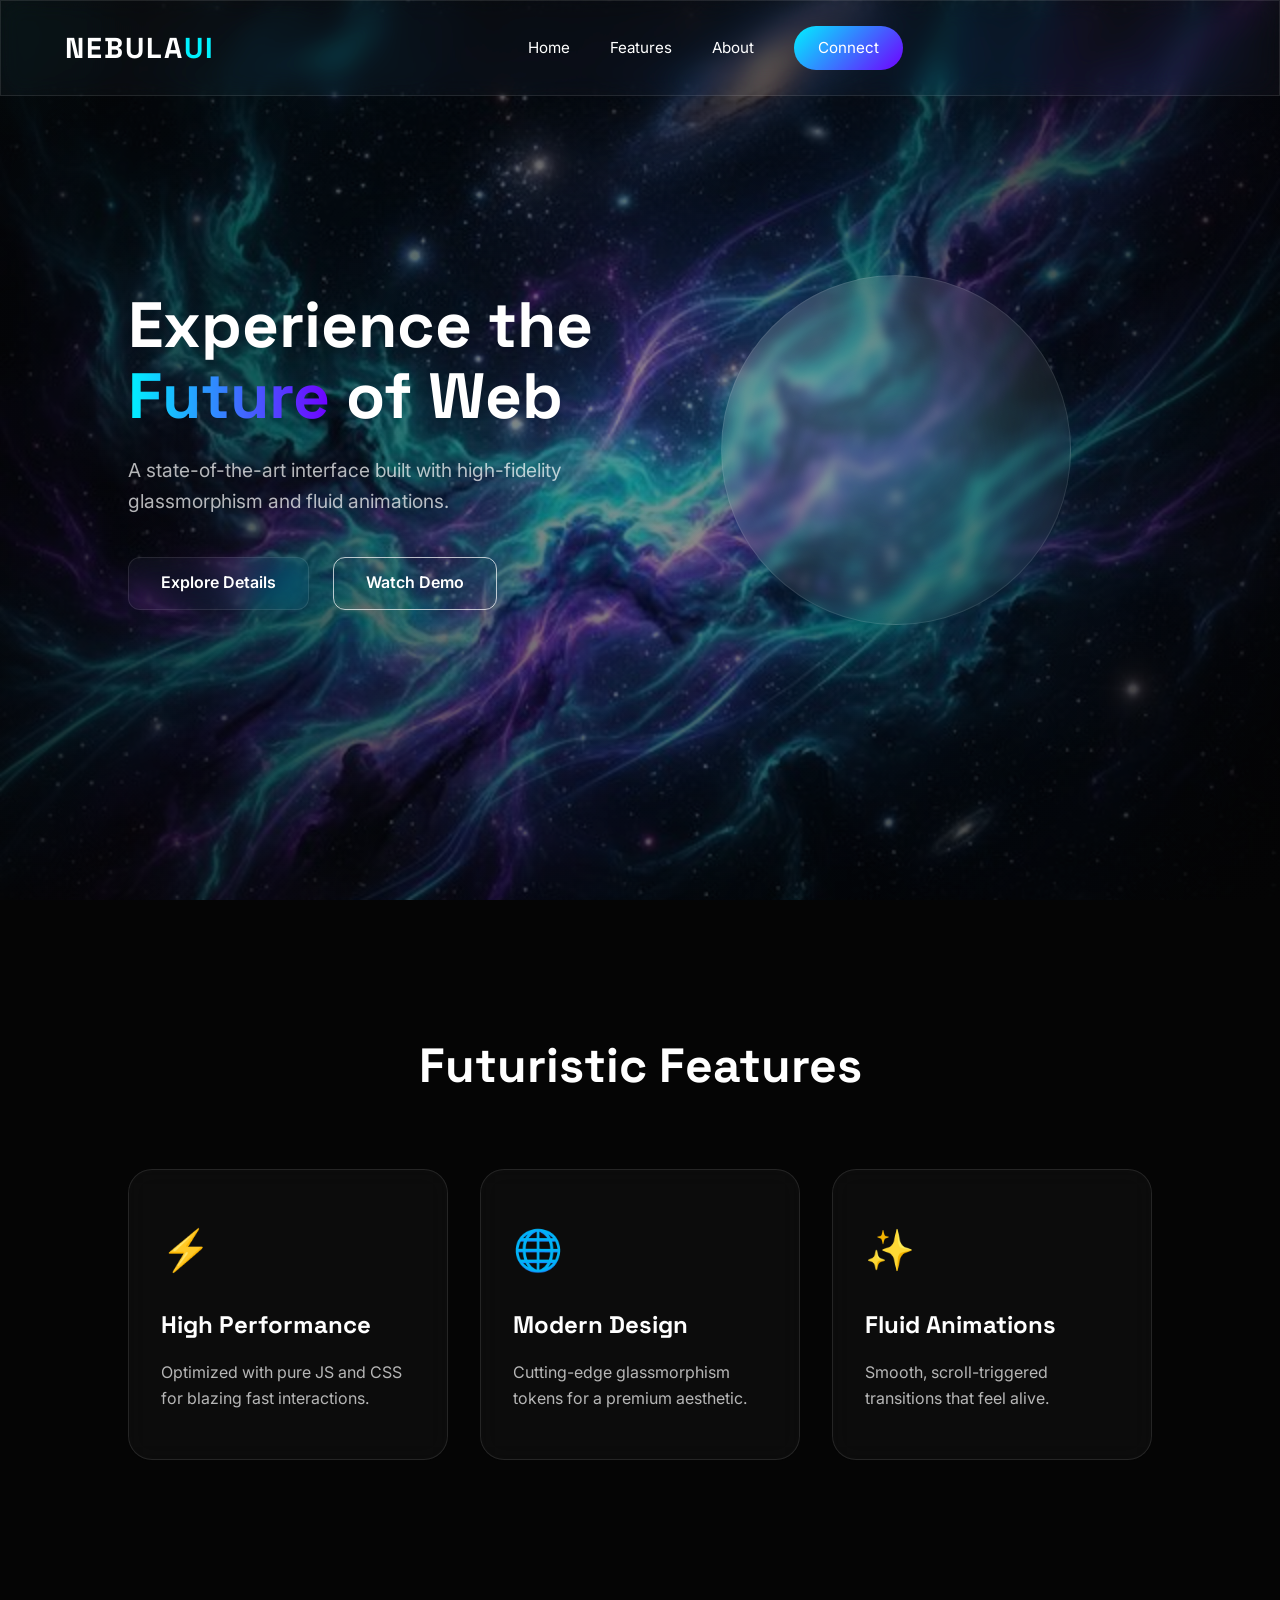
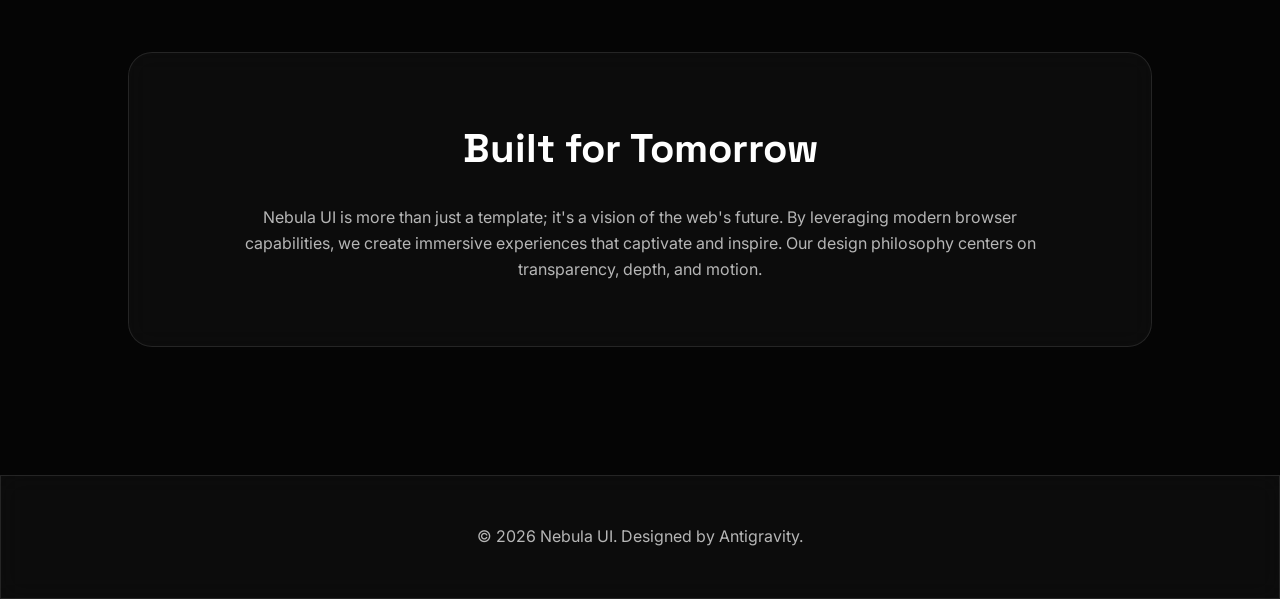
<file: futuristic-ui/index.html>
<!DOCTYPE html>
<html lang="en">
<head>
    <meta charset="UTF-8">
    <meta name="viewport" content="width=device-width, initial-scale=1.0">
    <title>Nebula Glass | Futuristic UI</title>
    <!-- Fonts -->
    <link rel="preconnect" href="https://fonts.googleapis.com">
    <link rel="preconnect" href="https://fonts.gstatic.com" crossorigin>
    <link href="https://fonts.googleapis.com/css2?family=Inter:wght@300;400;600&family=Outfit:wght@400;700&family=Space+Grotesk:wght@500;700&display=swap" rel="stylesheet">
    <link rel="stylesheet" href="style.css">
</head>
<body>
    <div class="cursor-follower"></div>
    
    <nav class="glass-nav">
        <div class="logo">NEBULA<span>UI</span></div>
        <ul class="nav-links">
            <li><a href="#hero">Home</a></li>
            <li><a href="#features">Features</a></li>
            <li><a href="#about">About</a></li>
            <li class="btn-primary-wrapper"><a href="#" class="btn-primary">Connect</a></li>
        </ul>
        <div class="menu-toggle">
            <span></span>
            <span></span>
            <span></span>
        </div>
    </nav>

    <main>
        <section id="hero" class="hero-section">
            <div class="hero-content">
                <h1 class="reveal-text">Experience the <span class="gradient-text">Future</span> of Web</h1>
                <p class="reveal-text-delayed">A state-of-the-art interface built with high-fidelity glassmorphism and fluid animations.</p>
                <div class="hero-btns reveal-btns">
                    <a href="#features" class="btn-glass">Explore Details</a>
                    <a href="#" class="btn-outline">Watch Demo</a>
                </div>
            </div>
            <div class="hero-visual">
                <div class="glass-sphere"></div>
            </div>
        </section>

        <section id="features" class="features-section">
            <h2 class="section-title">Futuristic Features</h2>
            <div class="features-grid">
                <div class="glass-card reveal">
                    <div class="card-icon">⚡</div>
                    <h3>High Performance</h3>
                    <p>Optimized with pure JS and CSS for blazing fast interactions.</p>
                </div>
                <div class="glass-card reveal">
                    <div class="card-icon">🌐</div>
                    <h3>Modern Design</h3>
                    <p>Cutting-edge glassmorphism tokens for a premium aesthetic.</p>
                </div>
                <div class="glass-card reveal">
                    <div class="card-icon">✨</div>
                    <h3>Fluid Animations</h3>
                    <p>Smooth, scroll-triggered transitions that feel alive.</p>
                </div>
            </div>
        </section>

        <section id="about" class="about-section">
            <div class="glass-card wide-card reveal">
                <div class="wide-card-content">
                    <h2>Built for Tomorrow</h2>
                    <p>Nebula UI is more than just a template; it's a vision of the web's future. By leveraging modern browser capabilities, we create immersive experiences that captivate and inspire. Our design philosophy centers on transparency, depth, and motion.</p>
                </div>
            </div>
        </section>
    </main>

    <footer class="glass-footer">
        <p>&copy; 2026 Nebula UI. Designed by Antigravity.</p>
    </footer>

    <script src="script.js"></script>
</body>
</html>
</file>
<file: futuristic-ui/style.css>
:root {
    --primary: #00f2ff;
    --secondary: #7000ff;
    --bg-dark: #050505;
    --text-main: #ffffff;
    --text-dim: rgba(255, 255, 255, 0.7);
    --glass-bg: rgba(255, 255, 255, 0.03);
    --glass-border: rgba(255, 255, 255, 0.1);
    --glass-shadow: 0 8px 32px 0 rgba(0, 0, 0, 0.5);
    --font-heading: 'Space Grotesk', 'Outfit', sans-serif;
    --font-body: 'Inter', sans-serif;
}

* {
    margin: 0;
    padding: 0;
    box-sizing: border-box;
}

html {
    scroll-behavior: smooth;
}

body {
    background: var(--bg-dark);
    color: var(--text-main);
    font-family: var(--font-body);
    overflow-x: hidden;
    line-height: 1.6;
}

body::before {
    content: '';
    position: fixed;
    top: 0;
    left: 0;
    width: 100%;
    height: 100%;
    background: url('bg.png') no-repeat center center/cover;
    z-index: -2;
    filter: brightness(0.6);
}

body::after {
    content: '';
    position: fixed;
    top: 0;
    left: 0;
    width: 100%;
    height: 100%;
    background: radial-gradient(circle at center, transparent 0%, rgba(5, 5, 5, 0.8) 100%);
    z-index: -1;
}

/* Glassmorphism Classes */
.glass-nav, .glass-card, .btn-glass, .glass-footer {
    backdrop-filter: blur(12px) saturate(160%);
    -webkit-backdrop-filter: blur(12px) saturate(160%);
    background: var(--glass-bg);
    border: 1px solid var(--glass-border);
}

/* Navigation */
.glass-nav {
    position: fixed;
    top: 0;
    left: 0;
    width: 100%;
    padding: 1.5rem 5%;
    display: flex;
    justify-content: space-between;
    align-items: center;
    z-index: 1000;
    border-bottom: 1px solid var(--glass-border);
}

.logo {
    font-family: var(--font-heading);
    font-size: 1.8rem;
    font-weight: 700;
    letter-spacing: 2px;
}

.logo span {
    color: var(--primary);
}

.nav-links {
    display: flex;
    list-style: none;
    gap: 2.5rem;
    align-items: center;
}

.nav-links a {
    text-decoration: none;
    color: var(--text-main);
    font-weight: 400;
    transition: color 0.3s;
    font-size: 0.95rem;
}

.nav-links a:hover {
    color: var(--primary);
}

.btn-primary {
    background: linear-gradient(135deg, var(--primary), var(--secondary));
    padding: 0.6rem 1.5rem;
    border-radius: 50px;
    color: white !important;
    font-weight: 600;
    transition: transform 0.3s, box-shadow 0.3s;
    display: inline-block;
}

.btn-primary:hover {
    transform: translateY(-2px);
    box-shadow: 0 5px 15px rgba(0, 242, 255, 0.4);
}

/* Hero Section */
.hero-section {
    height: 100vh;
    display: flex;
    align-items: center;
    justify-content: space-between;
    padding: 0 10%;
    position: relative;
}

.hero-content {
    flex: 1;
    max-width: 600px;
}

.hero-content h1 {
    font-family: var(--font-heading);
    font-size: 4rem;
    line-height: 1.1;
    margin-bottom: 1.5rem;
}

.gradient-text {
    background: linear-gradient(to right, var(--primary), var(--secondary));
    -webkit-background-clip: text;
    background-clip: text;
    -webkit-text-fill-color: transparent;
}


.hero-content p {
    font-size: 1.2rem;
    color: var(--text-dim);
    margin-bottom: 2.5rem;
}

.hero-btns {
    display: flex;
    gap: 1.5rem;
}

.btn-glass {
    padding: 0.8rem 2rem;
    border-radius: 12px;
    text-decoration: none;
    color: white;
    font-weight: 600;
    transition: background 0.3s, transform 0.3s;
}

.btn-glass:hover {
    background: rgba(255, 255, 255, 0.1);
    transform: translateY(-2px);
}

.btn-outline {
    padding: 0.8rem 2rem;
    border-radius: 12px;
    text-decoration: none;
    color: white;
    border: 1px solid var(--text-dim);
    font-weight: 600;
    transition: 0.3s;
}

.btn-outline:hover {
    background: rgba(255, 255, 255, 0.05);
}

.hero-visual {
    flex: 1;
    display: flex;
    justify-content: center;
    align-items: center;
}

.glass-sphere {
    width: 350px;
    height: 350px;
    background: radial-gradient(circle at 30% 30%, rgba(255, 255, 255, 0.2), transparent);
    backdrop-filter: blur(5px);
    border-radius: 50%;
    border: 1px solid var(--glass-border);
    position: relative;
    animation: float 6s ease-in-out infinite;
}

.glass-sphere::after {
    content: '';
    position: absolute;
    width: 100%;
    height: 100%;
    background: radial-gradient(circle at center, var(--primary) 0%, transparent 70%);
    opacity: 0.2;
    filter: blur(40px);
}

/* Features Section */
.features-section {
    padding: 8rem 10%;
    text-align: center;
}

.section-title {
    font-family: var(--font-heading);
    font-size: 3rem;
    margin-bottom: 4rem;
}

.features-grid {
    display: grid;
    grid-template-columns: repeat(auto-fit, minmax(300px, 1fr));
    gap: 2rem;
}

.glass-card {
    padding: 3rem 2rem;
    border-radius: 24px;
    text-align: left;
    transition: transform 0.3s, border-color 0.3s;
}

.glass-card:hover {
    transform: translateY(-10px);
    border-color: var(--primary);
}

.card-icon {
    font-size: 2.5rem;
    margin-bottom: 1.5rem;
}

.glass-card h3 {
    font-family: var(--font-heading);
    font-size: 1.5rem;
    margin-bottom: 1rem;
}

.glass-card p {
    color: var(--text-dim);
}

/* About Section */
.about-section {
    padding: 4rem 10% 8rem;
}

.wide-card {
    padding: 4rem;
    display: flex;
    justify-content: center;
    align-items: center;
}

.wide-card-content {
    max-width: 800px;
    text-align: center;
}

.wide-card-content h2 {
    font-family: var(--font-heading);
    font-size: 2.5rem;
    margin-bottom: 1.5rem;
}

/* Footer */
.glass-footer {
    padding: 3rem;
    text-align: center;
    border-top: 1px solid var(--glass-border);
    color: var(--text-dim);
}

/* Cursor Follower */
.cursor-follower {
    position: fixed;
    width: 300px;
    height: 300px;
    background: radial-gradient(circle, rgba(0, 242, 255, 0.15) 0%, transparent 70%);
    border-radius: 50%;
    pointer-events: none;
    z-index: -1;
    transition: transform 0.1s ease-out;
    transform: translate(-50%, -50%);
}

/* Animations */
@keyframes float {
    0%, 100% { transform: translateY(0); }
    50% { transform: translateY(-30px); }
}

.reveal {
    opacity: 0;
    transform: translateY(30px);
    transition: 1s all ease;
}

.reveal.active {
    opacity: 1;
    transform: translateY(0);
}

/* Mobile Responsive */
/* Reveal Animations */
.reveal-text, .reveal-text-delayed, .reveal-btns {
    opacity: 0;
    transform: translateY(20px);
    transition: 0.8s all ease;
}

.reveal-text-delayed {
    transition-delay: 0.3s;
}

.reveal-btns {
    transition-delay: 0.5s;
}

.reveal-text.active, .reveal-text-delayed.active, .reveal-btns.active {
    opacity: 1;
    transform: translateY(0);
}


/* Mobile Responsive */
@media (max-width: 968px) {
    .hero-section {
        flex-direction: column;
        text-align: center;
        padding-top: 8rem;
    }
    
    .hero-content h1 {
        font-size: 3rem;
    }
    
    .hero-btns {
        justify-content: center;
    }
    
    .glass-sphere {
        width: 250px;
        height: 250px;
        margin-top: 4rem;
    }
}

/* Reveal Animations */
.reveal-text, .reveal-text-delayed, .reveal-btns {
    opacity: 0;
    transform: translateY(20px);
    transition: 0.8s all ease;
}

.reveal-text-delayed {
    transition-delay: 0.3s;
}

.reveal-btns {
    transition-delay: 0.5s;
}

.reveal-text.active, .reveal-text-delayed.active, .reveal-btns.active {
    opacity: 1;
    transform: translateY(0);
}
</file>
